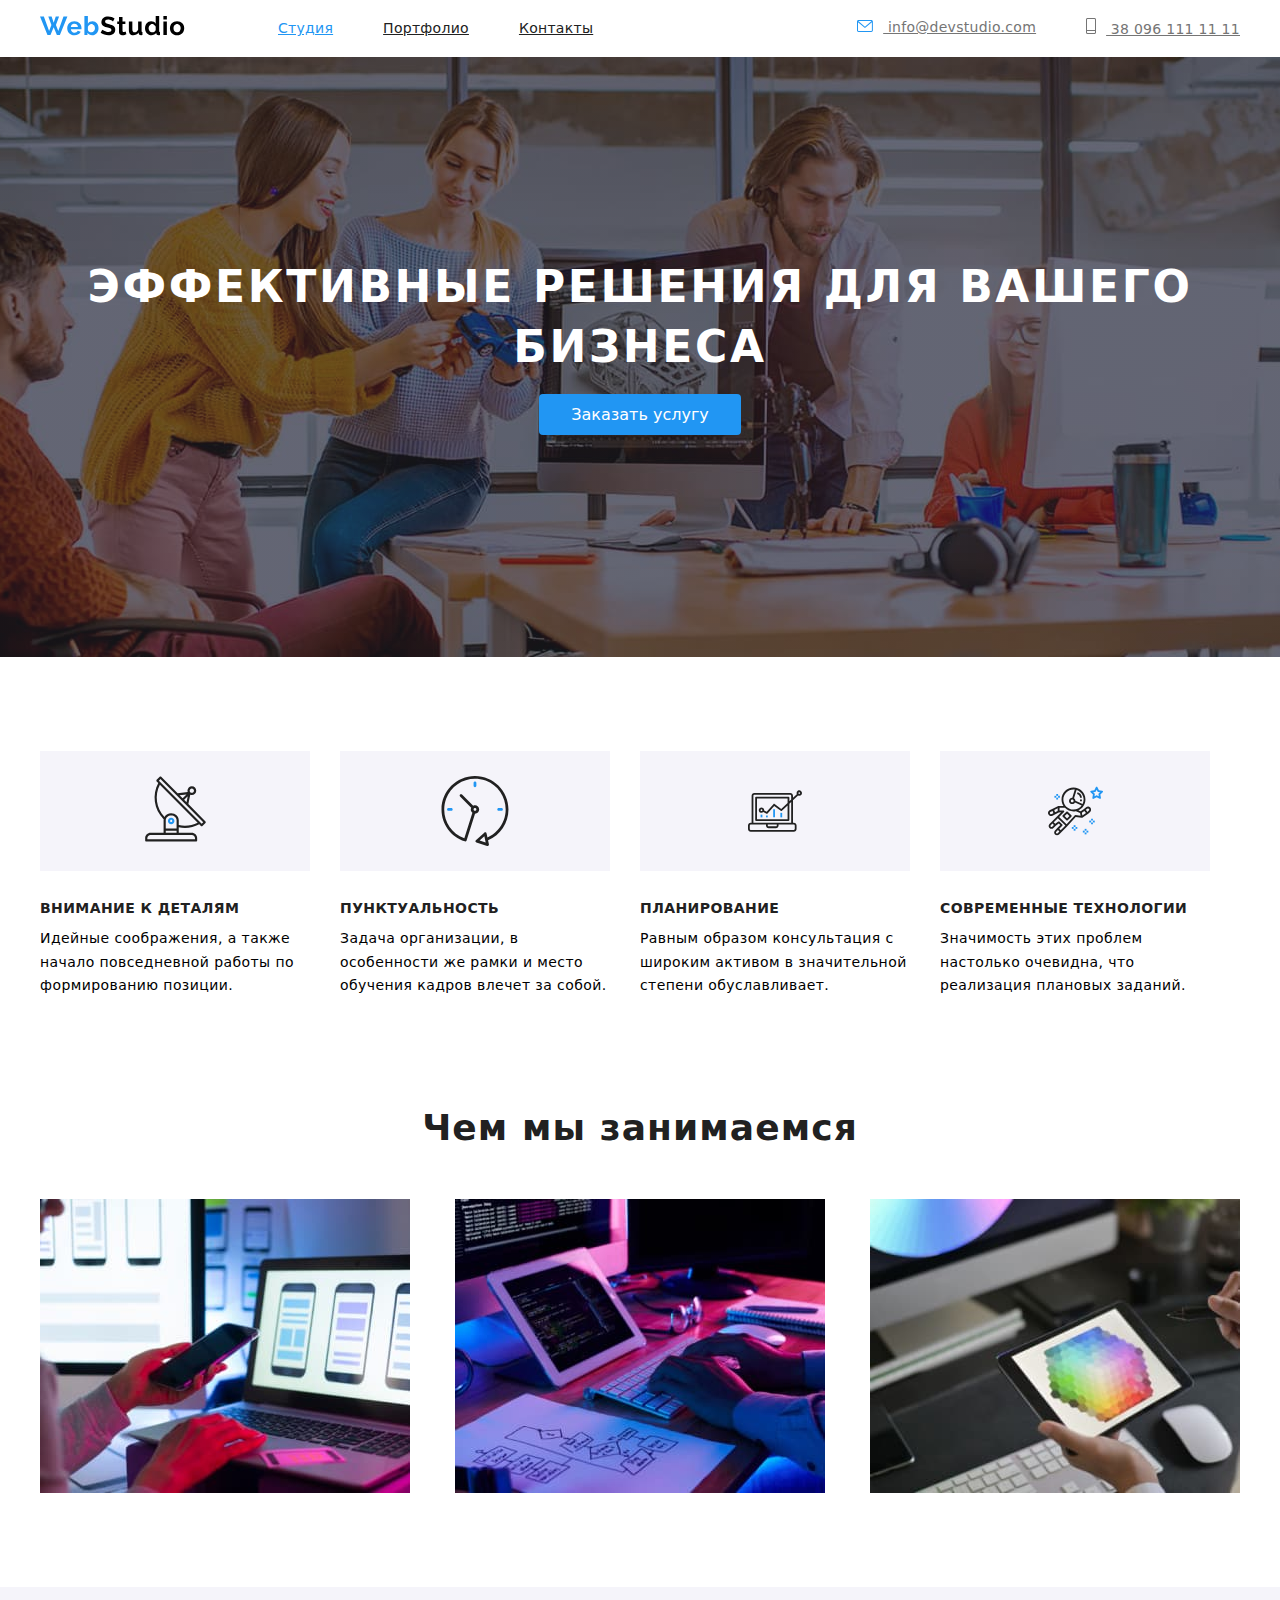
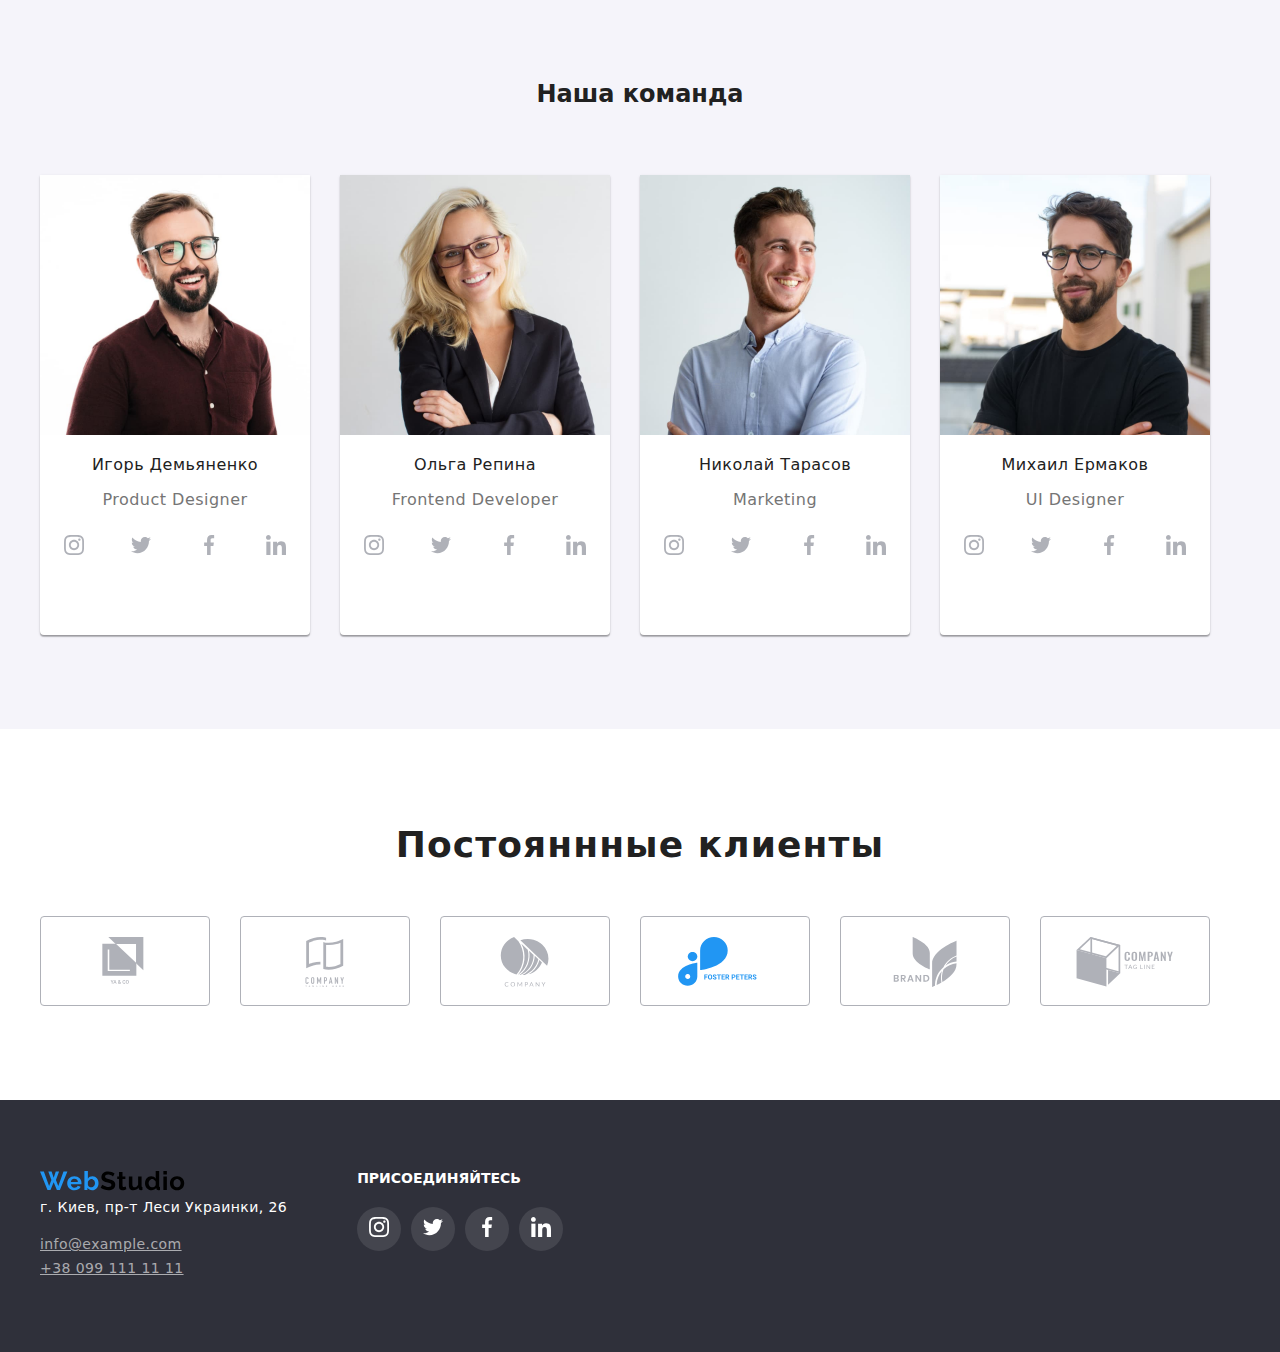
<file: index.html>
<!DOCTYPE html>
<html lang="en">

<head>
    <meta charset="UTF-8">
    <meta name="viewport" content="width=device-width, initial-scale=1.0">
    <title>Document</title>
    <link rel="stylesheet" href="./styles/styles.css">
    <link href="https://fonts.googleapis.com/css2?family=Roboto:wght@400;500;700;900&display=swap" rel="stylesheet">
    <link rel="stylesheet"
        href="https://cdnjs.cloudflare.com/ajax/libs/modern-normalize/1.0.0/modern-normalize.min.css">

</head>

<body>
    <header>
        <div class="container">
            <nav class="main-nav">
                <a href="/">
                    <img src="./images/web.svg" alt="logo" />
                </a>
                <ul class="site-nav">
                    <li class="item-link"><a class="link current" href="">Студия</a></li>
                    <li class="item-link"><a class="link" href="./portfolio.html">Портфолио</a></li>
                    <li class="item-link"><a class="link" href="">Контакты</a></li>
                </ul>
                <ul class="site-nav-contacts">
                    <li class="item-link">
                        <a href="mailto:info@devstudio.com" class="link">
                            <svg class="icon-mail">
                                <use href="./images/sprite.svg#icon-mail"></use>
                            </svg>
                            info@devstudio.com
                        </a>

                    </li>
                    <li class="item-link">
                        <a class="link" href="telto:+380961111111">
                            <svg class="icon-tel">
                                <use href="./images/sprite.svg#icon-tel" width="10" height="16"></use>
                            </svg>
                            38 096 111 11 11
                        </a></li>
                </ul>
            </nav>
        </div>
    </header>


    <section class="hero">
        <div class="hero-bgimg">
            <h1 class="hero-title">Эффективные решения для вашего бизнеса</h1>
            <a href="" class="button primary">Заказать услугу</a>
        </div>
    </section>

    <!-- SECTION SOLUTION -->
    <div class="container">
        <ul class="icon-list">
            <li class="icon-details">
                <a class="icon-link">
                    <svg class="icon-antena">
                        <use href="./images/sprite.svg#icon-antena"></use>
                    </svg>
                </a>
            </li>
            <li class="icon-details">
                <svg class="icon-clock">
                    <use href="./images/sprite.svg#icon-clock"></use>
                </svg>
            </li>
            <li class="icon-details">
                <svg class="icon-diagram">
                    <use href="./images/sprite.svg#icon-diagram"></use>
                </svg>
            </li>
            <li class="icon-details">
                <svg class="icon-astro">
                    <use href="./images/sprite.svg#icon-astro"></use>
                </svg>
            </li>
        </ul>
    </div>

    <section class="section-details">
        <div class="container">
            <ul class="section-position">
                <li class="section-attention">
                    <h3 class="section-title">Внимание к деталям</h3>
                    <p class="section-description">Идейные соображения, а также начало повседневной работы по
                        формированию позиции.</p>
                </li>
                <li class="section-attention">
                    <h3 class="section-title">Пунктуальность</h3>
                    <p class="section-description">Задача организации, в особенности же рамки и место обучения
                        кадров влечет за собой.</p>
                </li>
                <li class="section-attention">
                    <h3 class="section-title">Планирование</h3>
                    <p class="section-description">Равным образом консультация с широким активом в значительной
                        степени обуславливает.</p>
                </li>
                <li class="section-attention">
                    <h3 class="section-title">Современные технологии</h3>
                    <p class="section-description">Значимость этих проблем настолько очевидна, что реализация
                        плановых заданий.
                    </p>
                </li>
            </ul>
        </div>
    </section>
    <div class="container">
        <section class="section">
            <h2 class="section-about">Чем мы занимаемся</h2>
            <div class="section-typing">
                <img src="./images/notebook.jpg" alt="">
                <img src="./images/laptop1.jpg" alt="">
                <img src="./images/thetablet.jpg" alt="">
            </div>
    </div>
    </section>

    <section class="section-ourteam">
        <div class="container">
            <h2 class="section-team">Наша команда</h2>
            <div class="container-team">
                <figure class="section-teamposition">
                    <img class="team-foto" src="./images/igor.jpg" alt="Игорь Демьяненко">
                    <figcaption>
                        <h3 class="section-names">Игорь Демьяненко</h3>
                        <p class="section-profession">Product Designer</p>
                        <ul class="social-list">
                            <li class="social-items">
                                <a class="link-social" href="#">
                                    <svg class="icon-social">
                                        <use href="./images/sprite.svg#icon-inst"></use>
                                    </svg>
                                </a>
                            </li>
                            <li class="social-items">
                                <a class="link-social" href="#">
                                    <svg class="icon-social">
                                        <use href="./images/sprite.svg#icon-twit"></use>
                                    </svg>
                                </a>
                            </li>
                            <li class="social-items">
                                <a class="link-social" href="#">
                                    <svg class="icon-social">
                                        <use href="./images/sprite.svg#icon-fb"></use>
                                    </svg>
                                </a>
                            </li>
                            <li class="social-items">
                                <a class="link-social" href="#">
                                    <svg class="icon-social">
                                        <use href="./images/sprite.svg#icon-in"></use>
                                    </svg>
                                </a>
                            </li>
                        </ul>
                    </figcaption>
                </figure>
                <figure class="section-teamposition">
                    <img class="team-foto" src="./images/olga.jpg" alt="Ольга Репина">
                    <figcaption>
                        <h3 class="section-names">Ольга Репина</h3>
                        <p class="section-profession">Frontend Developer</p>
                        <ul class="social-list">
                            <li class="social-items">
                                <a class="link-social" href="#">
                                    <svg class="icon-social">
                                        <use href="./images/sprite.svg#icon-inst"></use>
                                    </svg>
                                </a>
                            </li>
                            <li class="social-items">
                                <a class="link-social" href="#">
                                    <svg class="icon-social">
                                        <use href="./images/sprite.svg#icon-twit"></use>
                                    </svg>
                                </a>
                            </li>
                            <li class="social-items">
                                <a class="link-social" href="#">
                                    <svg class="icon-social">
                                        <use href="./images/sprite.svg#icon-fb"></use>
                                    </svg>
                                </a>
                            </li>
                            <li class="social-items">
                                <a class="link-social" href="#">
                                    <svg class="icon-social">
                                        <use href="./images/sprite.svg#icon-in"></use>
                                    </svg>
                                </a>
                            </li>
                        </ul>
                    </figcaption>
                </figure>
                <figure class="section-teamposition">
                    <img class="team-foto" src="./images/nikola.jpg" alt="Николай Тарасов">
                    <figcaption>
                        <h3 class="section-names">Николай Тарасов</h3>
                        <p class="section-profession">Marketing</p>
                        <ul class="social-list">
                            <li class="social-items">
                                <a class="link-social" href="#">
                                    <svg class="icon-social">
                                        <use href="./images/sprite.svg#icon-inst"></use>
                                    </svg>
                                </a>
                            </li>
                            <li class="social-items">
                                <a class="link-social" href="#">
                                    <svg class="icon-social">
                                        <use href="./images/sprite.svg#icon-twit"></use>
                                    </svg>
                                </a>
                            </li>
                            <li class="social-items">
                                <a class="link-social" href="#">
                                    <svg class="icon-social">
                                        <use href="./images/sprite.svg#icon-fb"></use>
                                    </svg>
                                </a>
                            </li>
                            <li class="social-items">
                                <a class="link-social" href="#">
                                    <svg class="icon-social">
                                        <use href="./images/sprite.svg#icon-in"></use>
                                    </svg>
                                </a>
                            </li>
                        </ul>
                    </figcaption>
                </figure>
                <figure class="section-teamposition">
                    <img class="team-foto" src="./images/mixa.jpg" alt="Михаил Ермаков">
                    <figcaption>
                        <h3 class="section-names">Михаил Ермаков</h3>
                        <p class="section-profession">UI Designer</p>
                        <ul class="social-list">
                            <li class="social-items">
                                <a class="link-social" href="#">
                                    <svg class="icon-social">
                                        <use href="./images/sprite.svg#icon-inst"></use>
                                    </svg>
                                </a>
                            </li>
                            <li class="social-items">
                                <a class="link-social" href="#">
                                    <svg class="icon-social">
                                        <use href="./images/sprite.svg#icon-twit"></use>
                                    </svg>
                                </a>
                            </li>
                            <li class="social-items">
                                <a class="link-social" href="#">
                                    <svg class="icon-social">
                                        <use href="./images/sprite.svg#icon-fb"></use>
                                    </svg>
                                </a>
                            </li>
                            <li class="social-items">
                                <a class="link-social" href="#">
                                    <svg class="icon-social">
                                        <use href="./images/sprite.svg#icon-in"></use>
                                    </svg>
                                </a>
                            </li>
                        </ul>
                    </figcaption>
                </figure>
            </div>
        </div>
    </section>
    <section class="section-clients">
        <div class="container">
            <h2 class="section-about">Постояннные клиенты</h2>
            <ul class="client-list">
                <li class="item">
                    <a class="link-customer" href="#">
                        <svg class="icon-customer logo-1">
                            <use href="./images/sprite.svg#logo-1"></use>
                        </svg>
                    </a>
                </li>

                <li class="item">
                    <a class="link-customer" href="#">
                        <svg class="icon-customer logo-2">
                            <use href="./images/sprite.svg#logo-2"></use>
                        </svg>
                    </a>
                </li>
                <li class="item">
                    <a class="link-customer" href="#">
                        <svg class="icon-customer logo-3">
                            <use href="./images/sprite.svg#logo-3"></use>
                        </svg>
                    </a>
                </li>

                <li class="item">
                    <a class="link-customer" href="#">
                        <svg class="icon-customer logo-4">
                            <use href="./images/sprite.svg#logo-4"></use>
                        </svg>
                    </a>
                </li>

                <li class="item">
                    <a class="link-customer" href="#">
                        <svg class="icon-customer logo-5">
                            <use href="./images/sprite.svg#logo-5"></use>
                        </svg>
                    </a>
                </li>

                <li class="item">
                    <a class="link-customer" href="#">
                        <svg class="icon-customer logo-6">
                            <use href="./images/sprite.svg#logo-6"></use>
                        </svg>
                    </a>
                </li>
            </ul>
        </div>
    </section>


    <footer class="footer">
        <div class="container">
            <div class="footer-inner">
                <div class="contacts">
                    <img class="logo-footer" src="./images/web.svg" alt="logo">
                    <p class="footer-adress"> г. Киев, пр-т Леси Украинки, 26 </p>
                    <a class="footer-contacts" href="mailto:info@example.com">info@example.com</a>
                    <a class="footer-contacts" href="telto:+380991111111">+38 099 111 11 11</a>
                </div>
                <div class="social">

                    <p class="join">присоединяйтесь</p>
                    <ul class="footer-list">
                        <li class="social-footer">
                            <a class="link-footer" href="#">
                                <svg class="icon-footer">
                                    <use href="./images/sprite.svg#icon-inst"></use>
                                </svg>
                            </a>
                        </li>
                        <li class="social-footer">
                            <a class="link-footer" href="#">
                                <svg class="icon-footer">
                                    <use href="./images/sprite.svg#icon-twit"></use>
                                </svg>
                            </a>
                        </li>
                        <li class="social-footer">
                            <a class="link-footer" href="#">
                                <svg class="icon-footer">
                                    <use href="./images/sprite.svg#icon-fb"></use>
                                </svg>
                            </a>
                        </li>
                        <li class="social-footer">
                            <a class="link-footer" href="#">
                                <svg class="icon-footer">
                                    <use href="./images/sprite.svg#icon-in"></use>
                                </svg>
                            </a>
                        </li>
                    </ul>

                </div>
            </div>
        </div>
    </footer>


</body>

</html>
</file>
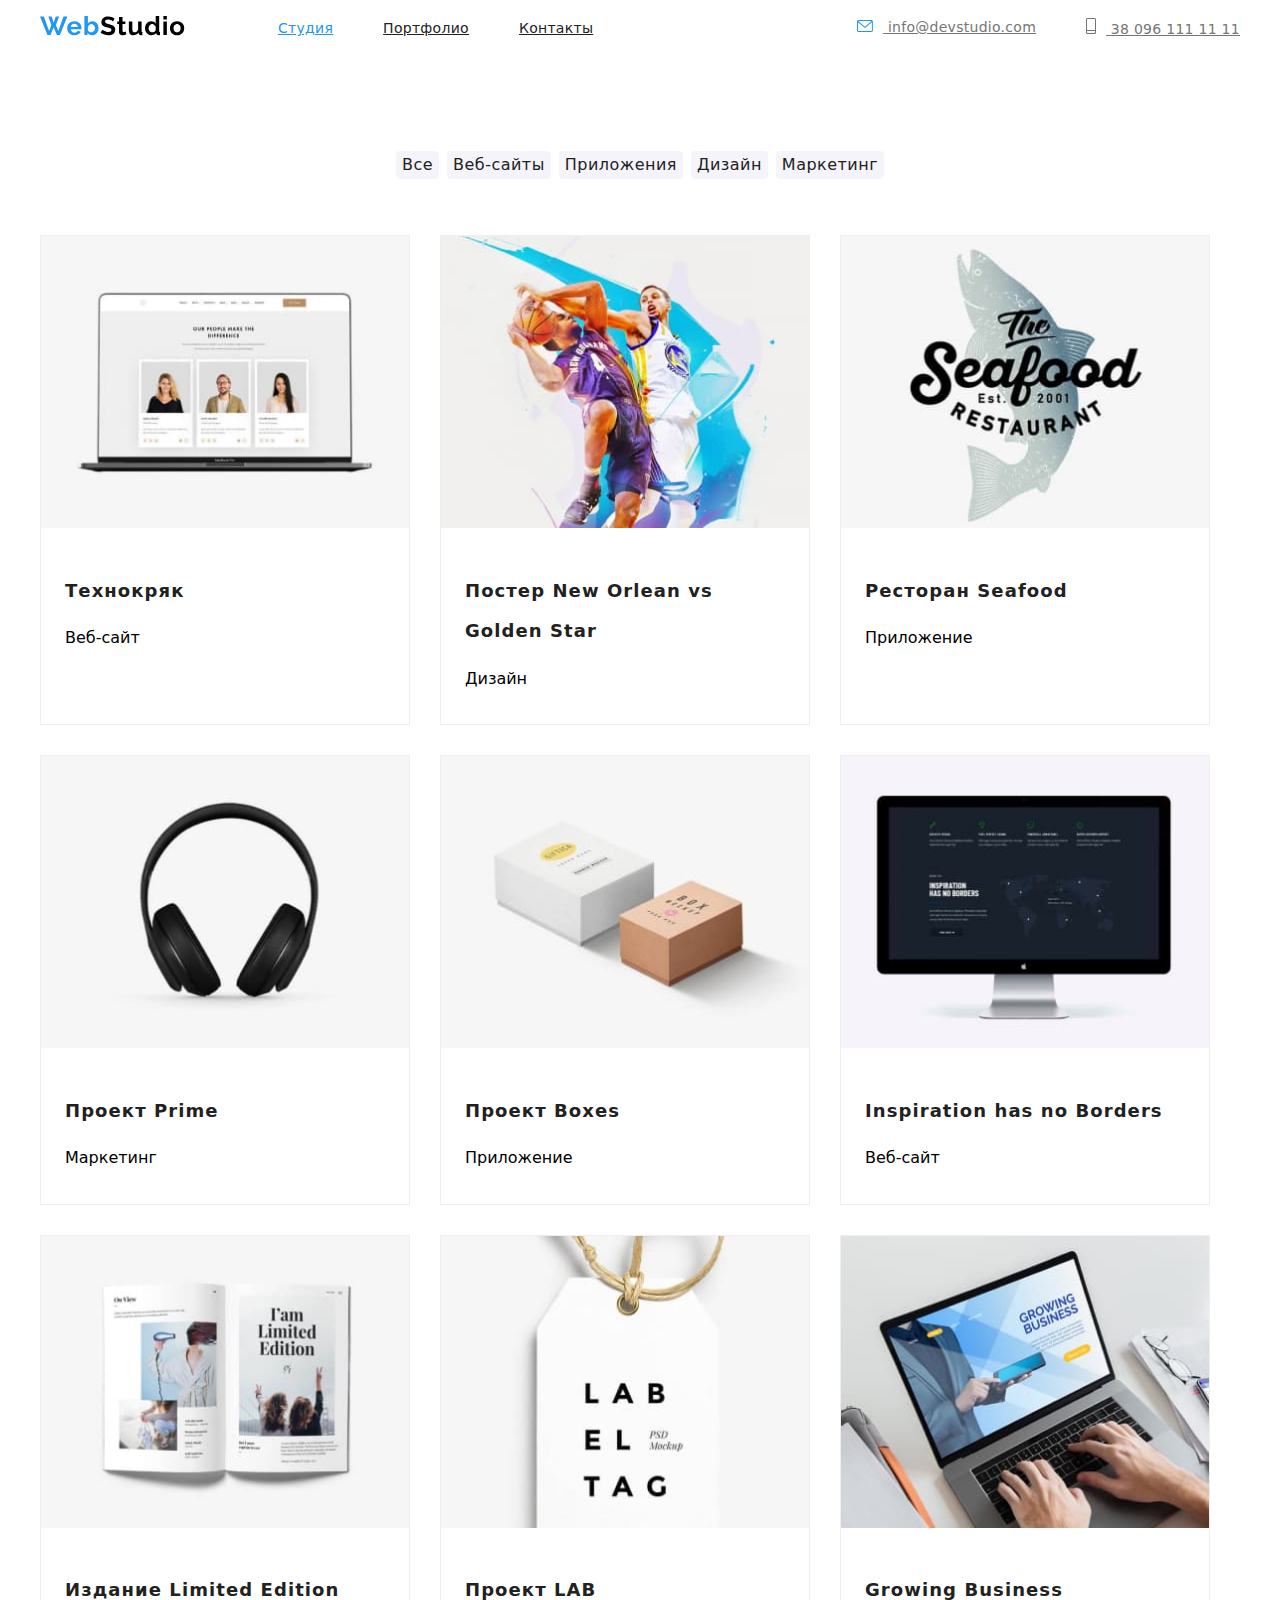
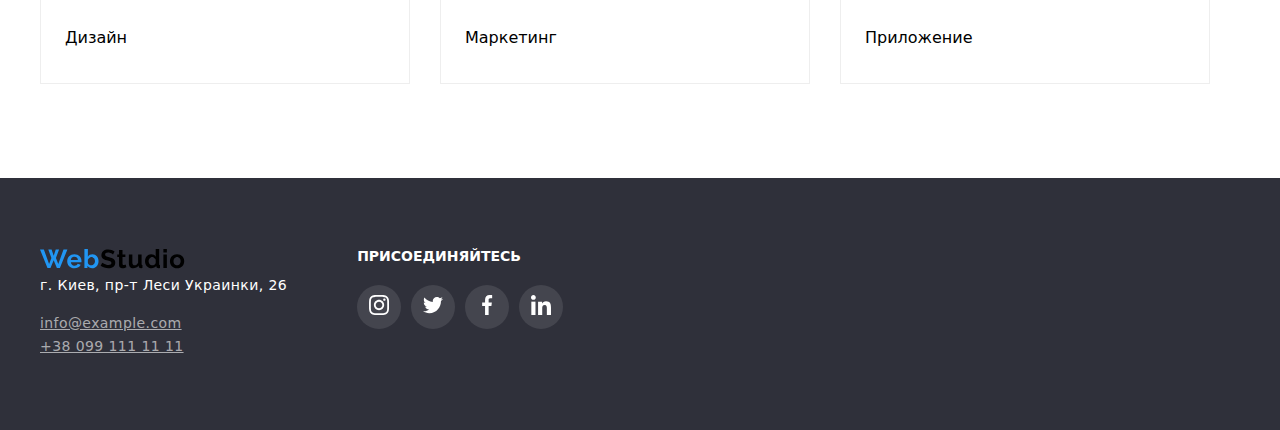
<file: portfolio.html>
<!DOCTYPE html>
<html lang="en">

<head>
    <meta charset="UTF-8">
    <meta name="viewport" content="width=device-width, initial-scale=1.0">
    <link rel="stylesheet" href="./styles/styles.css">
    <link href="https://fonts.googleapis.com/css2?family=Roboto:wght@400;500;700;900&display=swap" rel="stylesheet">
    <link rel="stylesheet"
        href="https://cdnjs.cloudflare.com/ajax/libs/modern-normalize/1.0.0/modern-normalize.min.css">
    <title>Document</title>
</head>

<body>
    <header>
        <div class="container">
            <nav class="main-nav">
                <a href="/">
                    <img src="./images/web.svg" alt="logo" />
                </a>
                <ul class="site-nav">
                    <li class="item-link"><a class="link current" href="./index.html">Студия</a></li>
                    <li class="item-link"><a class="link" href="./portfolio.html">Портфолио</a></li>
                    <li class="item-link"><a class="link" href="">Контакты</a></li>
                </ul>
                <ul class="site-nav-contacts">
                    <li class="item-link">
                        <a href="mailto:info@devstudio.com" class="link">
                            <svg class="icon-mail">
                                <use href="./images/sprite.svg#icon-mail"></use>
                            </svg>
                            info@devstudio.com
                        </a>

                    </li>
                    <li class="item-link">
                        <a class="link" href="telto:+380961111111">
                            <svg class="icon-tel">
                                <use href="./images/sprite.svg#icon-tel" width="10" height="16"></use>
                            </svg>
                            38 096 111 11 11
                        </a></li>
                </ul>
            </nav>
        </div>
    </header>

    <section class="filter">
        <div class="container">
            <ul class="filter-buttons">
                <li class="item-buttons"><button class="filter-button" type="button">Все</button></li>
                <li class="item-buttons"><button class="filter-button" type="button">Веб-сайты</button></li>
                <li class="item-buttons"><button class="filter-button" type="button">Приложения</button></li>
                <li class="item-buttons"><button class="filter-button" type="button">Дизайн</button></li>
                <li class="item-buttons"><button class="filter-button" type="button">Маркетинг</button></li>
        </div>
        </ul>

    </section>

    <section class="work">
        <div class="container">
            <ul class="work-container">
                <li class="work-card">
                    <img class="work-img" src="./images/techno.jpg" alt="technocrack">
                    <div class="work-item">
                        <h3 class="work-title">Технокряк</h3>
                        <p class="work-name">Веб-сайт</p>
                    </div>
                </li>
                <li class="work-card">
                    <img class="work-img" src="./images/neworl.jpg" alt="neworlean">
                    <div class="work-item">
                        <h3 class="work-title">Постер New Orlean vs Golden Star</h3>
                        <p class="work-name">Дизайн</p>
                    </div>
                </li>
                <li class="work-card">
                    <img class="work-img" src="./images/seafood.jpg" alt="seafoodrest">
                    <div class="work-item">
                        <h3 class="work-title">Ресторан Seafood</h3>
                        <p class="work-name">Приложение</p>
                    </div>
                </li>
                <li class="work-card">
                    <img class="work-img" src="./images/headphones.jpg" alt="headphones-prime">
                    <div class="work-item">
                        <h3 class="work-title">Проект Prime</h3>
                        <p class="work-name">Маркетинг</p>
                    </div>
                </li>
                <li class="work-card">
                    <img class="work-img" src="./images/boxes.jpg" alt="boxes2">
                    <div class="work-item">
                        <h3 class="work-title">Проект Boxes</h3>
                        <p class="work-name">Приложение</p>
                    </div>
                </li>
                <li class="work-card">
                    <img class="work-img" src="./images/macbook.jpg" alt="monitorweb">
                    <div class="work-item">
                        <h3 class="work-title">Inspiration has no Borders</h3>
                        <p class="work-name">Веб-сайт</p>

                </li>
                <li class="work-card">
                    <img class="work-img" src="./images/journal.jpg" alt="journallim">
                    <div class="work-item">
                        <h3 class="work-title">Издание Limited Edition</h3>
                        <p class="work-name">Дизайн</p>

                </li>
                <li class="work-card">
                    <img class="work-img" src="./images/projectlab.jpg" alt="project-lab">
                    <div class="work-item">
                        <h3 class="work-title">Проект LAB</h3>
                        <p class="work-name">Маркетинг</p>
                    </div>
                </li>

                <li class="work-card">
                    <img class="work-img" src="./images/bussines-notebook.jpg" alt="laptop-writting">
                    <div class="work-item">
                        <h3 class="work-title">Growing Business</h3>
                        <p class="work-name">Приложение</p>
                    </div>
                </li>
            </ul>

        </div>

        </div>
    </section>

    <footer class="footer">
        <div class="container">
            <div class="footer-inner">
                <div class="contacts">
                    <img class="logo-footer" src="./images/web.svg" alt="logo">
                    <p class="footer-adress"> г. Киев, пр-т Леси Украинки, 26 </p>
                    <a class="footer-contacts" href="mailto:info@example.com">info@example.com</a>
                    <a class="footer-contacts" href="telto:+380991111111">+38 099 111 11 11</a>
                </div>
                <div class="social">

                    <p class="join">присоединяйтесь</p>
                    <ul class="footer-list">
                        <li class="social-footer">
                            <a class="link-footer" href="#">
                                <svg class="icon-footer">
                                    <use href="./images/sprite.svg#icon-inst"></use>
                                </svg>
                            </a>
                        </li>
                        <li class="social-footer">
                            <a class="link-footer" href="#">
                                <svg class="icon-footer">
                                    <use href="./images/sprite.svg#icon-twit"></use>
                                </svg>
                            </a>
                        </li>
                        <li class="social-footer">
                            <a class="link-footer" href="#">
                                <svg class="icon-footer">
                                    <use href="./images/sprite.svg#icon-fb"></use>
                                </svg>
                            </a>
                        </li>
                        <li class="social-footer">
                            <a class="link-footer" href="#">
                                <svg class="icon-footer">
                                    <use href="./images/sprite.svg#icon-in"></use>
                                </svg>
                            </a>
                        </li>
                    </ul>

                </div>
            </div>
        </div>
    </footer>
</body>

</html>
</file>
<file: styles/styles.css>
:root {
  --primary-bg-color: #757575;
  --title-text-color: #212121;
  --accent-color: #2196f3;
  --primary-white-color: #ffffff;
  --secondary-bg-color: #2f303a;
  --icons-bg-color: #f5f4fa;
}

body {
  background-color: var(--primary-white-color);
  color: var(--primary-tex-color);
  font-family: roboto, sans-serif;
  margin: 0;
}

/* STUDIO PAGE */

ul {
  list-style: none;
  padding: 0;
  margin: 0;
}
.container {
  width: 1230px;
  margin: auto;
  padding-left: 15px;
  padding-right: 15px;
}

.main-nav {
  display: flex;
  align-items: center;
}

.site-nav {
  display: flex;
  margin-left: 93px;
}
.site-nav .item-link {
  margin-right: 50px;
}
.site-nav .item-link:not(:last-child) {
  margin-right: 50px;
}

.site-nav-contacts .link {
  color: var(--primary-bg-color);
  font-weight: 500;
  font-size: 14px;
  line-height: 1.14;
  letter-spacing: 0.02em;
}

.site-nav .link {
  display: block;
  padding-top: 20px;
  padding-bottom: 20px;

  color: var(--title-text-color);
  font-weight: 500;
  font-size: 14px;
  line-height: 1.2;
  letter-spacing: 0.02em;
}
.site-nav .link:hover,
.site-nav .link:focus,
.site-nav .link.current {
  color: var(--accent-color);
  font-weight: 500;
  font-size: 14px;
  line-height: 1.2;
  letter-spacing: 0.02em;
}

.site-nav-contacts .link:hover,
.site-nav-contacts .link:focus {
  color: var(--accent-color);
}

.site-nav-contacts {
  display: flex;
  margin-left: auto;
}
.site-nav-contacts .item-link + .item-link {
  margin-left: 50px;
}
.icon-mail {
  border: none;
  padding: 0;
  width: 16px;
  height: 12px;
  margin-right: 10px;
}
.icon-tel {
  padding: 0;
  width: 10px;
  height: 16px;
  margin-right: 10px;
}

/* HERO SECTION */

.hero {
  text-align: center;
  height: 600px;
  margin-bottom: 94px;
}
.hero-bgimg {
  max-width: 1600px;
  height: 600px;
  background-image: linear-gradient(
      to right,
      rgba(47, 48, 58, 0.4),
      rgba(47, 48, 58, 0.4)
    ),
    url('../images/bgimg.jpg');
  background-position: center;
  margin: auto;
}

.hero-title {
  margin-top: 0;
  color: var(--primary-white-color);
  font-weight: 900;
  font-size: 44px;
  line-height: 1.36;
  text-align: center;
  letter-spacing: 0.06em;
  text-transform: uppercase;

  padding-top: 200px;
  text-align: center;
}
.button {
  color: var(--primary-white-color);
  border-radius: 4px;
  padding: 11px 32px;
  text-decoration: none;
  min-width: 200px;
  margin-top: 0;
  text-align: center;
}
.button.primary {
  background-color: var(--accent-color);
}

/* ICON-DETAILS */
.section-clients {
  margin-bottom: 94px;
}
.icon-antena {
  width: 65px;
  height: 70px;
  margin: auto;
}

.icon-clock {
  margin: auto;
  width: 70px;
  height: 70px;
}

.icon-diagram {
  width: 70px;
  height: 54px;
  margin: auto;
}
.icon-astro {
  width: 55px;
  height: 60px;
  margin: auto;
}

.icon-link {
  display: block;
  margin: auto;
}
.icon-details {
  background-color: var(--icons-bg-color);
  display: flex;
  width: 270px;
  height: 120px;
  margin-right: 30px;
  margin-bottom: 30px;
}
.icon-details:nth-child(4n) {
  margin-right: 0px;
}

.icon-list {
  display: flex;
  flex-wrap: wrap;
}
/* SECTION DETAILS */

.section-details {
  margin-bottom: 94px;
}

.section-position {
  display: flex;
  flex-wrap: wrap;
}
.section-attention {
  width: 270px;
  margin-right: 30px;
}
.section-attention:nth-child(4n) {
  margin-right: 0px;
}

.section-title {
  color: var(--title-text-color);
  font-size: 14px;
  line-height: 1.14;
  letter-spacing: 0.03em;
  text-transform: uppercase;

  margin-bottom: 10px;
  margin-top: 0;
}

.section-description {
  font-size: 14px;
  line-height: 1.7;
  letter-spacing: 0.03em;

  margin-top: 0;
}

/* SECTION ABOUT */

.section-about {
  color: var(--title-text-color);
  font-size: 36px;
  line-height: 1.2;
  text-align: center;
  letter-spacing: 0.03em;

  margin-top: 0;
  margin-bottom: 50px;
}

.section-typing {
  display: flex;
  justify-content: space-between;
  margin-bottom: 94px;
}

/* SECTION TEAM */
.section-ourteam {
  max-width: 100%;
  background-color: var(--icons-bg-color);
  margin-bottom: 94px;
}

.container-team {
  display: flex;
}

.section-teamposition {
  background-color: var(--primary-white-color);
  margin-right: 30px;
  margin-bottom: 94px;
  margin-left: 0;
  height: 460px;
  box-shadow: 0px 1px 3px rgba(0, 0, 0, 0.12), 0px 1px 1px rgba(0, 0, 0, 0.14),
    0px 2px 1px rgba(0, 0, 0, 0.2);
  border-radius: 0px 0px 4px 4px;
  text-align: center;
}
.team-foto {
  width: 270px;
}

.section-teamposition:nth-child(4) {
  margin-right: 0;
}

.section-team {
  color: var(--title-text-color);
  text-align: center;
  margin-top: 0;
  margin-bottom: 50px;
  padding-top: 94px;
}

.section-names {
  color: var(--title-text-color);
  font-weight: 500;
  font-size: 16px;
  line-height: 1.2;
  letter-spacing: 0.03em;
}
.section-profession {
  color: var(--primary-bg-color);
  font-weight: 400;
  font-size: 16px;
  line-height: 1.18;
  letter-spacing: 0.03em;
}

/* CLIENTS */

.icon-customer {
  fill: #afb1b8;
  max-width: 100%;
  max-height: 50px;
  margin: auto;
}
.icon-customer:hover,
.icon-customer:focus {
  fill: var(--accent-color);
}

.link-customer {
  display: flex;
  justify-content: center;
}

.item {
  border: 1px solid rgb(175, 177, 184);
  margin-right: 30px;
  border-radius: 4px;
  margin-left: 0;
  padding: 20px;
  max-width: 170px;
  width: 100%;
  height: 90px;
}
.item:hover,
.item:focus {
  border: 1px solid var(--accent-color);
}

.item:last-child {
  margin-right: 0;
}

.client-list {
  display: flex;
  flex-wrap: wrap;
}
/* CLIETS ICONS */

.social-items {
  width: 44px;
  height: 44px;
  border-radius: 50%;
  display: flex;
}
.social-list {
  display: flex;
  max-width: 100%;
  justify-content: space-around;
}
.link-social {
  margin: auto;
}
.social-items:hover {
  background-color: var(--accent-color);
  color: var(--primary-white-color);
}
.icon-social:hover {
  fill: var(--primary-white-color);
}
.icon-social {
  width: 20px;
  height: 20px;
  fill: #afb1b8;
}
/* FOOTER */

.footer {
  background-color: var(--secondary-bg-color);
  height: 252px;
  display: flex;
}
.footer-inner {
  display: flex;
}
.contacts {
  margin-right: 70px;
}

.footer-adress {
  color: var(--primary-white-color);
  font-weight: 400;
  font-size: 14px;
  line-height: 1.7;
  letter-spacing: 0.03em;

  margin-top: 0;
}
.footer-contacts {
  color: rgba(255, 255, 255, 0.6);
  font-weight: 400;
  font-size: 14px;
  line-height: 1.7;
  letter-spacing: 0.03em;

  margin-top: 0;
  display: flex;
}

/* FOOTER SOCIAL */
.social {
  width: 206px;
}
.join {
  color: var(--primary-white-color);
  font-weight: bold;
  font-size: 14px;
  line-height: 1.14;
  text-transform: uppercase;
  margin: 0 0 20px;
}

.footer-list {
  display: flex;
  justify-content: space-between;
  align-items: center;
  margin: auto;

  width: 100%;
}
.social-footer {
  width: 44px;
  height: 44px;
  border-radius: 50%;
  display: flex;
  background: rgba(255, 255, 255, 0.1);
}

.link-footer {
  margin: auto;
}
.social-footer:hover {
  background-color: var(--accent-color);
  color: var(--primary-white-color);
}
.icon-footer:hover {
  fill: var(--primary-white-color);
}
.icon-footer {
  width: 20px;
  height: 20px;
  fill: var(--primary-white-color);
}

/* PORTFOLIO PAGE */

.filter-buttons {
  display: flex;
  align-items: center;
  justify-content: center;
  margin-bottom: 56px;
  margin-top: 94px;
}

.filter-button {
  display: flex;
  align-items: center;

  color: var(--title-text-color);
  background-color: #f5f4fa;
  border-radius: 4px;
  border: outset 0;
  font-weight: 500;
  font-size: 16px;
  line-height: 1.62;
  text-align: center;
  letter-spacing: 0.03em;
}
.filter-buttons .item-buttons + .item-buttons {
  margin-left: 8px;
}

.filter-button:hover,
.filter-button:focus {
  color: var(--primary-white-color);
  background-color: var(--accent-color);
  outline: none;
}

.work-container {
  display: flex;
  flex-wrap: wrap;
  margin-bottom: 94px;
}
.work-card {
  margin-right: 30px;
  margin-bottom: 30px;
  display: block;
  border: 1px solid #eeeeee;
}

.work-card {
  max-width: 370px;
  width: 100%;
}

.work-img {
  max-width: 100%;
  height: auto;
}
.work-item {
  padding: 20px 24px;
}

.work-card:hover,
.work-card:focus {
  box-shadow: 0px 1px 1px rgba(0, 0, 0, 0.12), 0px 4px 4px rgba(0, 0, 0, 0.06),
    1px 4px 6px rgba(0, 0, 0, 0.16);
  border: 1px solid var(--accent-color);
}

.work-card:nth-child(3n) {
  margin-right: 0;
}

.work-card:nth-last-child(-n + 3) {
  margin-bottom: 0;
}

.work-title {
  color: var(--title-text-color);
  font-weight: 700;
  font-size: 18px;
  line-height: 2.25;
  letter-spacing: 0.06em;
  justify-content: space-around;
}

.work-names {
  color: var(--primary-bg-color);
  font-weight: 400;
  font-size: 16px;
  line-height: 1.87;
  letter-spacing: 0.03em;
}
</file>
